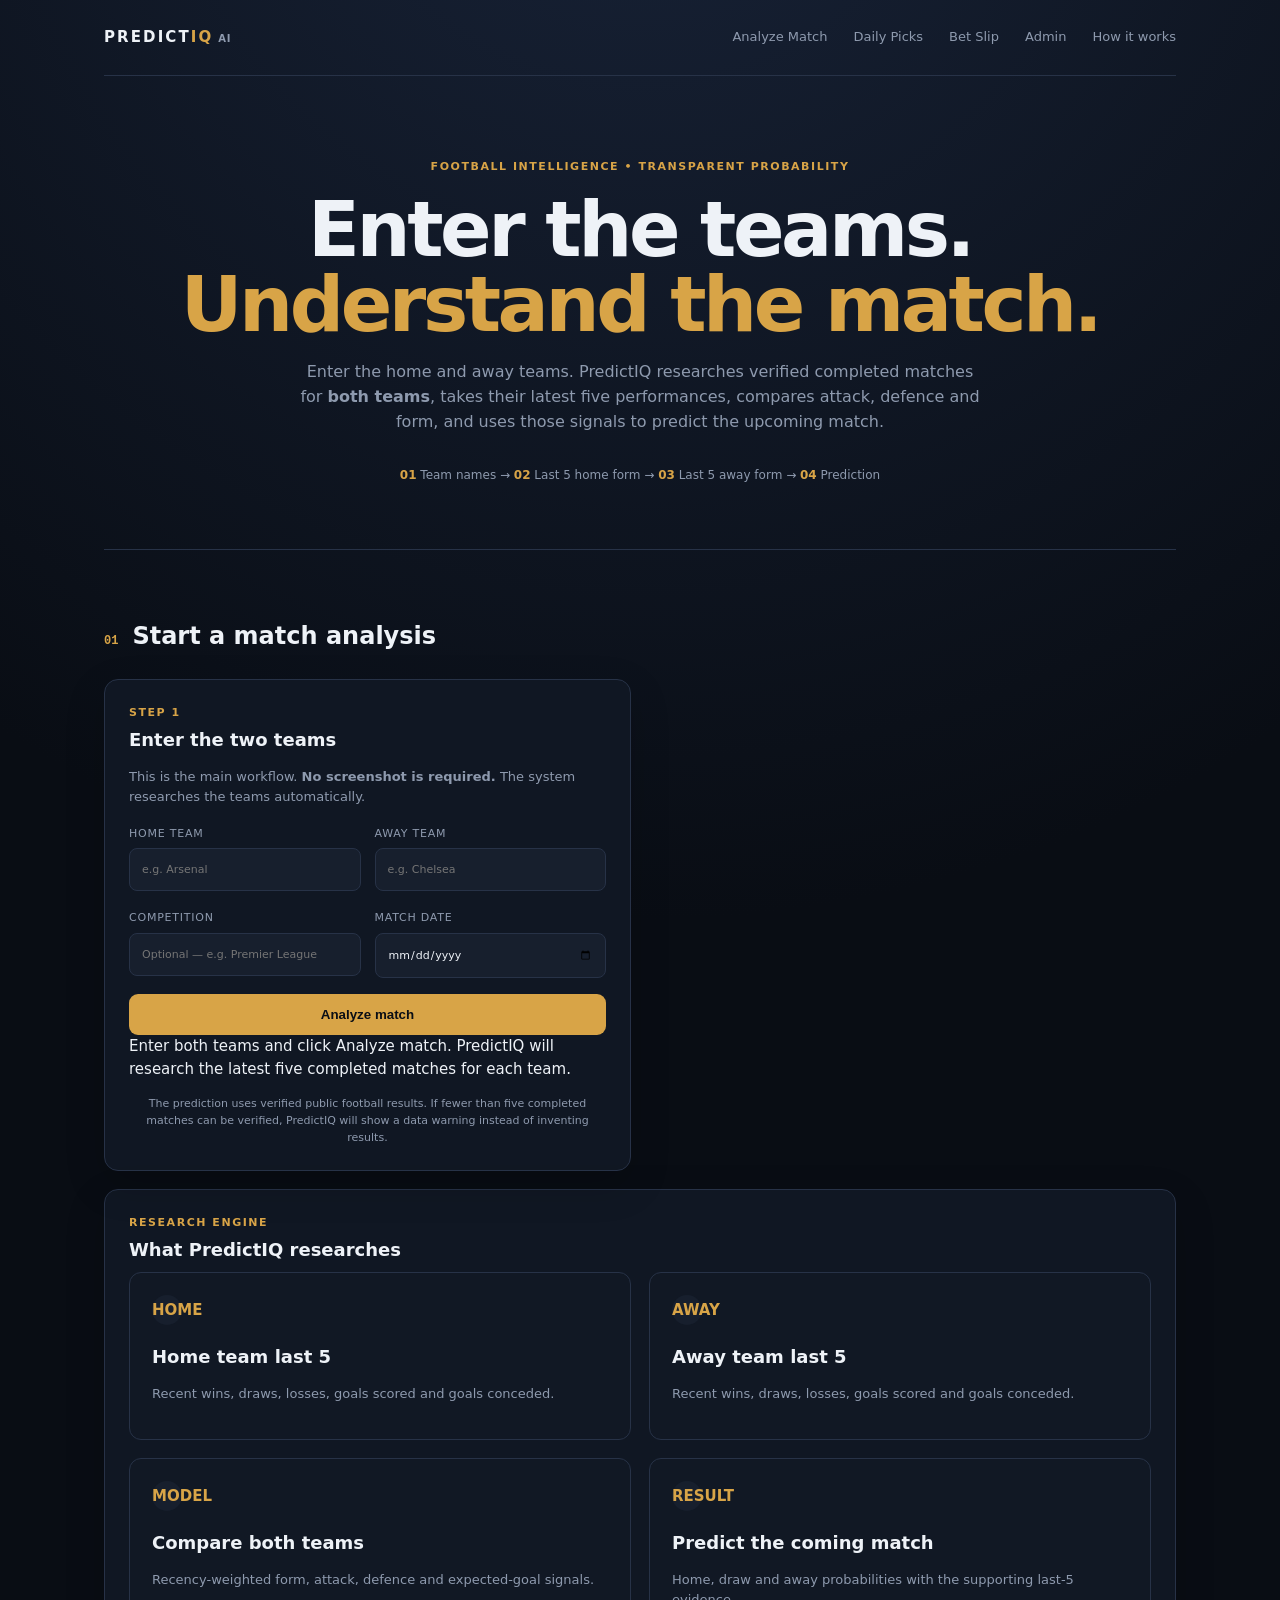
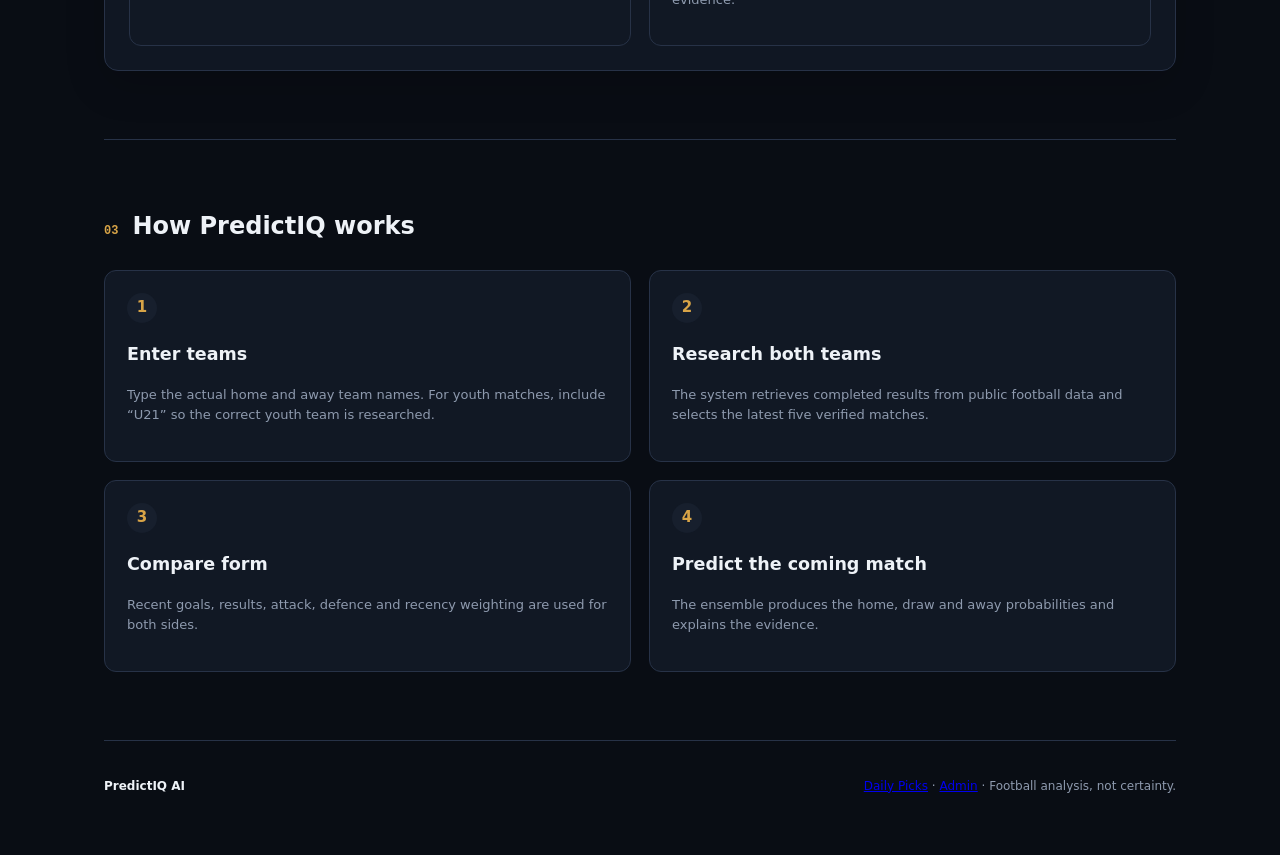
<file: index.html>
<!doctype html><html lang="en"><head><meta charset="utf-8" /><meta name="viewport" content="width=device-width,initial-scale=1" /><meta name="description" content="PredictIQ AI — football match prediction from verified recent team performance." /><title>PredictIQ AI — Football Intelligence</title><link rel="stylesheet" href="styles.css" /></head><body><div class="app-shell"><header class="topbar"><a class="brand" href="#top">PREDICT<span>IQ</span><small>AI</small></a><nav><a href="#analyze">Analyze Match</a><a href="daily-picks.html">Daily Picks</a><a href="daily-picks.html#bet-code">Bet Slip</a><a href="admin-login.html">Admin</a><a href="#how">How it works</a></nav></header><main id="top"><section class="hero"><div class="eyebrow">Football Intelligence • Transparent Probability</div><h1>Enter the teams.<br><em>Understand the match.</em></h1><p>Enter the home and away teams. PredictIQ researches verified completed matches for <strong>both teams</strong>, takes their latest five performances, compares attack, defence and form, and uses those signals to predict the upcoming match.</p><div class="hero-note"><span>01</span> Team names → <span>02</span> Last 5 home form → <span>03</span> Last 5 away form → <span>04</span> Prediction</div></section><section id="analyze" class="section"><div class="section-heading"><span>01</span><h2>Start a match analysis</h2></div><div class="workflow-grid"><div class="panel"><div class="step-label">STEP 1</div><h3>Enter the two teams</h3><p class="muted">This is the main workflow. <strong>No screenshot is required.</strong> The system researches the teams automatically.</p><div class="fields two"><label>Home team<input id="homeTeam" placeholder="e.g. Arsenal"></label><label>Away team<input id="awayTeam" placeholder="e.g. Chelsea"></label></div><div class="fields two"><label>Competition<input id="competition" placeholder="Optional — e.g. Premier League"></label><label>Match date<input id="matchDate" type="date"></label></div><button class="button primary" id="analyzeBtn">Analyze match</button><div id="researchStatus" class="status">Enter both teams and click Analyze match. PredictIQ will research the latest five completed matches for each team.</div><div class="privacy-note">The prediction uses verified public football results. If fewer than five completed matches can be verified, PredictIQ will show a data warning instead of inventing results.</div></div></div><div class="panel" style="margin-top:18px"><div class="step-label">RESEARCH ENGINE</div><h3>What PredictIQ researches</h3><div class="how-grid"><article><b>HOME</b><h3>Home team last 5</h3><p>Recent wins, draws, losses, goals scored and goals conceded.</p></article><article><b>AWAY</b><h3>Away team last 5</h3><p>Recent wins, draws, losses, goals scored and goals conceded.</p></article><article><b>MODEL</b><h3>Compare both teams</h3><p>Recency-weighted form, attack, defence and expected-goal signals.</p></article><article><b>RESULT</b><h3>Predict the coming match</h3><p>Home, draw and away probabilities with the supporting last-5 evidence.</p></article></div></div></section><section id="results" class="section hidden"><div class="section-heading"><span>02</span><h2>Prediction report</h2></div><div class="match-title"><span id="resultCompetition">Match analysis</span><h2 id="resultMatch">Home vs Away</h2><span id="resultDate"></span></div><div class="top-pick panel"><div class="pick-rank">TOP MODEL OPTION</div><div class="pick-main"><div><span class="market-kicker">Most likely result from the ensemble</span><h3 id="topPickMarket">—</h3><p id="topPickReason">—</p></div><div class="pick-prob"><strong id="topPickProb">—</strong><span>model probability</span></div></div><div class="pick-meta"><span>Odds <b id="topPickOdds">—</b></span><span>Implied <b id="topPickImplied">—</b></span><span>Edge <b id="topPickEdge">—</b></span><span id="topPickConfidence" class="badge">—</span></div></div><div class="decision-strip"><div><span>WHAT THIS MEANS</span><strong id="decisionHeadline">Model result</strong><p id="decisionText">The model combines verified recent form from both teams.</p></div><div class="data-health"><span>DATA HEALTH</span><strong id="dataHealth">—</strong><div class="health-track"><i id="dataHealthBar"></i></div></div></div><div class="report-grid"><div class="panel"><div class="panel-head"><h3>Top 3 options</h3><span class="muted">Model result markets</span></div><div id="topThree" class="pick-list"></div></div><div class="panel"><div class="panel-head"><h3>Match probabilities</h3><span class="muted">Calibrated ensemble</span></div><div class="probabilities" id="matchProbabilities"></div><div class="xg-grid"><div><strong id="homeXg">—</strong><span>Home xG</span></div><div><strong id="awayXg">—</strong><span>Away xG</span></div><div><strong id="totalXg">—</strong><span>Total xG</span></div></div></div></div><div class="report-grid"><div class="panel"><div class="panel-head"><h3>Last 5 form — both teams</h3><span class="muted">This is the evidence used by the model</span></div><div id="formCards" class="form-cards"></div></div><div class="panel"><div class="panel-head"><h3>Model notes</h3><span class="muted">Why the prediction looks this way</span></div><ul id="modelNotes" class="notes"></ul></div></div><div id="researchReport" class="panel"></div><div class="panel no-bet hidden" id="noBetBox"><strong>No verified prediction yet.</strong><span>PredictIQ will not invent statistics when reliable last-5 data is missing.</span></div><div class="disclaimer">Probabilities are model estimates, not guarantees. A high probability can still lose.</div></section><section id="how" class="section"><div class="section-heading"><span>03</span><h2>How PredictIQ works</h2></div><div class="how-grid"><article><b>1</b><h3>Enter teams</h3><p>Type the actual home and away team names. For youth matches, include “U21” so the correct youth team is researched.</p></article><article><b>2</b><h3>Research both teams</h3><p>The system retrieves completed results from public football data and selects the latest five verified matches.</p></article><article><b>3</b><h3>Compare form</h3><p>Recent goals, results, attack, defence and recency weighting are used for both sides.</p></article><article><b>4</b><h3>Predict the coming match</h3><p>The ensemble produces the home, draw and away probabilities and explains the evidence.</p></article></div></section></main><footer><strong>PredictIQ AI</strong><span><a href="daily-picks.html">Daily Picks</a> · <a href="admin-login.html">Admin</a> · Football analysis, not certainty.</span></footer></div><div hidden aria-hidden="true"><div id="dropzone"></div><input id="fileInput" type="file"><div id="uploadList"></div><div id="ocrStatus"></div><div id="oddsTableWrap"></div><button id="demoBtn"></button><button id="clearOddsBtn"></button></div><script src="prediction-engine.js"></script><script src="ensemble-v6.js?v=20260901-1"></script><script src="calibration-engine.js?v=20260901-1"></script><script src="prediction-feedback.js?v=20260901-1"></script><script src="sportybet-parser.js"></script><script src="main.js?v=20260907-4"></script><script src="free-data.js?v=20260907-3"></script><script src="sofascore-fallback.js?v=20260901-1"></script><script src="team-data-fallback.js?v=20260907-3"></script><script src="research-engine.js?v=20260901-1"></script><script src="research-report.js?v=20260901-1"></script><script src="report-enhancements.js"></script><script src="market-audit.js"></script><script src="priority-match-analysis.js?v=20260907-7"></script></body></html>
</file>
<file: styles.css>
:root{--bg:#090d14;--panel:#111824;--panel2:#171f2d;--line:#273247;--text:#eef2f7;--muted:#8e9aae;--gold:#d8a447;--green:#39d56b;--red:#ef5a63;--blue:#5ca9ff}*{box-sizing:border-box}html{scroll-behavior:smooth}body{margin:0;background:radial-gradient(circle at 50% -10%,#182338 0,#090d14 42%);color:var(--text);font:15px/1.55 Inter,ui-sans-serif,system-ui,-apple-system,"Segoe UI",sans-serif}.app-shell{max-width:1120px;margin:auto;padding:0 24px}.topbar{height:76px;display:flex;align-items:center;justify-content:space-between;border-bottom:1px solid var(--line)}.brand{color:var(--text);font-weight:900;letter-spacing:.14em;text-decoration:none}.brand span{color:var(--gold)}.brand small{font-size:10px;letter-spacing:.08em;margin-left:5px;color:var(--muted)}nav{display:flex;gap:26px}nav a{color:var(--muted);text-decoration:none;font-size:13px}nav a:hover{color:var(--text)}.hero{text-align:center;padding:82px 0 64px}.eyebrow,.step-label,.market-kicker{color:var(--gold);font-size:11px;font-weight:800;letter-spacing:.14em;text-transform:uppercase}.hero h1{font-size:clamp(42px,7vw,76px);line-height:.98;letter-spacing:-.045em;margin:18px 0}.hero h1 em{color:var(--gold);font-style:normal}.hero p{max-width:680px;margin:0 auto;color:var(--muted);font-size:16px}.hero-note{margin:32px auto 0;color:var(--muted);font-size:12px}.hero-note span{color:var(--gold);font-weight:800}.section{padding:68px 0;border-top:1px solid var(--line)}.section-heading{display:flex;gap:14px;align-items:baseline;margin-bottom:24px}.section-heading>span{font:700 12px ui-monospace,monospace;color:var(--gold)}.section-heading h2{font-size:24px;margin:0}.workflow-grid,.report-grid,.how-grid{display:grid;grid-template-columns:1fr 1fr;gap:18px}.panel{background:rgba(17,24,36,.92);border:1px solid var(--line);border-radius:14px;padding:24px;box-shadow:0 14px 40px rgba(0,0,0,.16)}.panel h3{margin:5px 0 8px;font-size:18px}.muted{color:var(--muted);font-size:13px}.dropzone{margin-top:20px;min-height:230px;border:1.5px dashed #3a475d;border-radius:12px;display:flex;flex-direction:column;align-items:center;justify-content:center;gap:8px;text-align:center;cursor:pointer;transition:.2s}.dropzone:hover,.dropzone.drag{border-color:var(--gold);background:rgba(216,164,71,.05)}.dropzone input{display:none}.upload-icon{width:48px;height:48px;border-radius:50%;display:grid;place-items:center;background:var(--panel2);color:var(--gold);font-size:25px}.dropzone strong{font-size:15px}.dropzone span,.dropzone small{color:var(--muted);font-size:12px}.fields{display:grid;gap:14px;margin-top:18px}.fields.two{grid-template-columns:1fr 1fr}.fields label{color:var(--muted);font-size:11px;text-transform:uppercase;letter-spacing:.07em}.fields input{display:block;width:100%;margin-top:6px;background:var(--panel2);border:1px solid var(--line);border-radius:8px;color:var(--text);padding:12px;font:inherit}.fields input:focus{outline:none;border-color:var(--gold)}.button{width:100%;border:0;border-radius:9px;padding:13px 16px;font-weight:800;cursor:pointer;margin-top:16px}.button.primary{background:var(--gold);color:#0a0e15}.button.secondary{background:transparent;color:var(--text);border:1px solid var(--line)}.button:disabled{opacity:.55;cursor:wait}.privacy-note{margin-top:14px;text-align:center;color:var(--muted);font-size:11px}.status a{color:var(--gold);font-weight:800}.upload-list{margin-top:12px;display:grid;gap:6px}.upload-item{display:flex;justify-content:space-between;gap:12px;padding:8px 10px;background:var(--panel2);border-radius:7px;font-size:12px}.upload-item span:last-child{color:var(--muted)}.odds-panel{margin-top:18px}.panel-head{display:flex;align-items:center;justify-content:space-between;gap:16px}.text-button{background:none;border:0;color:var(--muted);cursor:pointer}.odds-table-wrap{overflow:auto;margin-top:18px}.odds-table{width:100%;border-collapse:separate;border-spacing:0 6px;min-width:540px}.odds-table th{text-align:left;color:var(--muted);font-size:10px;text-transform:uppercase;letter-spacing:.08em;padding:0 10px}.odds-table td{background:var(--panel2);padding:9px 10px}.odds-table td:first-child{border-radius:8px 0 0 8px}.odds-table td:last-child{border-radius:0 8px 8px 0}.odd-input{width:88px;background:#0d131d;border:1px solid var(--line);color:var(--green);border-radius:6px;padding:7px;text-align:center}.empty-state{padding:35px;text-align:center;color:var(--muted);border:1px dashed var(--line);border-radius:10px}.hidden{display:none!important}.match-title{text-align:center;margin-bottom:24px}.match-title span{color:var(--muted);font-size:12px}.match-title h2{font-size:30px;margin:6px 0}.top-pick{border-color:rgba(57,213,107,.35);background:linear-gradient(145deg,rgba(57,213,107,.09),rgba(17,24,36,.96))}.pick-rank{color:var(--green);font-size:10px;font-weight:900;letter-spacing:.14em}.pick-main{display:flex;justify-content:space-between;gap:20px;align-items:center;margin-top:10px}.pick-main h3{font-size:27px;margin:4px 0}.pick-main p{color:var(--muted);margin:0}.pick-prob{text-align:right}.pick-prob strong{display:block;font:800 42px ui-monospace,monospace;color:var(--green)}.pick-prob span{color:var(--muted);font-size:11px}.pick-meta{display:flex;gap:10px;flex-wrap:wrap;margin-top:20px}.pick-meta span{background:var(--panel2);padding:7px 10px;border-radius:7px;color:var(--muted);font-size:11px}.pick-meta b{color:var(--text)}.badge{color:var(--green)!important}.report-grid{margin-top:18px}.probabilities{display:grid;gap:13px}.prob-line{display:grid;grid-template-columns:100px 1fr 58px;gap:10px;align-items:center;font-size:12px}.prob-bar{height:8px;background:#0b111a;border-radius:8px;overflow:hidden}.prob-bar i{display:block;height:100%;background:var(--gold);border-radius:8px}.prob-line strong{font:700 13px ui-monospace,monospace;text-align:right}.xg-grid{display:grid;grid-template-columns:repeat(3,1fr);gap:8px;margin-top:20px}.xg-grid div{background:var(--panel2);padding:13px;border-radius:9px;text-align:center}.xg-grid strong{display:block;color:var(--gold);font:800 22px ui-monospace,monospace}.xg-grid span{color:var(--muted);font-size:10px}.pick-list{display:grid;gap:9px}.pick-item{display:grid;grid-template-columns:50px 1fr auto;gap:12px;align-items:center;background:var(--panel2);border-radius:9px;padding:12px}.pick-item .rank{color:var(--gold);font-weight:900;display:flex;flex-direction:column;gap:2px}.pick-label{font-size:7px;letter-spacing:.06em;color:var(--muted);font-weight:800;white-space:nowrap}.pick-item h4{margin:0;font-size:14px}.pick-item p{margin:2px 0 0;color:var(--muted);font-size:11px}.pick-item .prob{font:800 17px ui-monospace,monospace;color:var(--green)}.form-cards{display:grid;grid-template-columns:1fr 1fr;gap:12px}.form-card{background:var(--panel2);border-radius:9px;padding:15px}.form-card h4{margin:0 0 10px}.metrics{display:grid;grid-template-columns:1fr 1fr;gap:8px}.metric{display:flex;justify-content:space-between;color:var(--muted);font-size:11px}.metric b{color:var(--text)}.notes{margin:0;padding-left:18px;color:#cdd5df}.notes li{margin-bottom:9px;font-size:13px}.no-bet{margin-top:18px;border-color:rgba(239,90,99,.4);display:flex;gap:12px;flex-direction:column}.no-bet strong{color:var(--red)}.disclaimer{margin-top:18px;color:var(--muted);font-size:11px;text-align:center}.how-grid article{background:var(--panel);border:1px solid var(--line);border-radius:12px;padding:22px}.how-grid b{display:grid;place-items:center;width:30px;height:30px;border-radius:50%;background:var(--panel2);color:var(--gold)}.how-grid h3{margin-top:18px}.how-grid p{color:var(--muted);font-size:13px}footer{padding:36px 0 60px;border-top:1px solid var(--line);display:flex;justify-content:space-between;color:var(--muted);font-size:12px}footer strong{color:var(--text)}
.decision-strip{margin-top:18px;display:grid;grid-template-columns:1fr 260px;gap:18px;align-items:center;background:linear-gradient(135deg,rgba(216,164,71,.07),rgba(17,24,36,.92));border:1px solid var(--line);border-radius:14px;padding:18px 20px}.decision-strip span,.data-health>span{display:block;color:var(--gold);font-size:9px;font-weight:900;letter-spacing:.14em}.decision-strip strong{display:block;font-size:16px;margin-top:3px}.decision-strip p{margin:4px 0 0;color:var(--muted);font-size:12px}.data-health{border-left:1px solid var(--line);padding-left:20px}.data-health strong{font-size:13px;margin:4px 0 8px}.health-track{height:7px;background:#0b111a;border-radius:8px;overflow:hidden}.health-track i{display:block;height:100%;width:0;background:var(--green);transition:width .4s ease}.no-bet+.disclaimer{margin-top:12px}
@media(max-width:760px){.app-shell{padding:0 15px}.topbar{height:64px}.hero{padding:60px 0 48px}.workflow-grid,.report-grid,.how-grid{grid-template-columns:1fr}.fields.two{grid-template-columns:1fr}.pick-main{align-items:flex-start;flex-direction:column}.pick-prob{text-align:left}.pick-prob strong{font-size:34px}.form-cards{grid-template-columns:1fr}.hero-note{line-height:2}nav{gap:14px}nav a{font-size:12px}.decision-strip{grid-template-columns:1fr}.data-health{border-left:0;border-top:1px solid var(--line);padding:14px 0 0}.pick-item{grid-template-columns:46px 1fr}.pick-item .prob{grid-column:2;text-align:left}.pick-label{font-size:6px}}
.code-upload-row{display:grid;grid-template-columns:1fr;gap:8px;margin-top:10px}.code-upload-row .button{margin-top:0}
</file>
